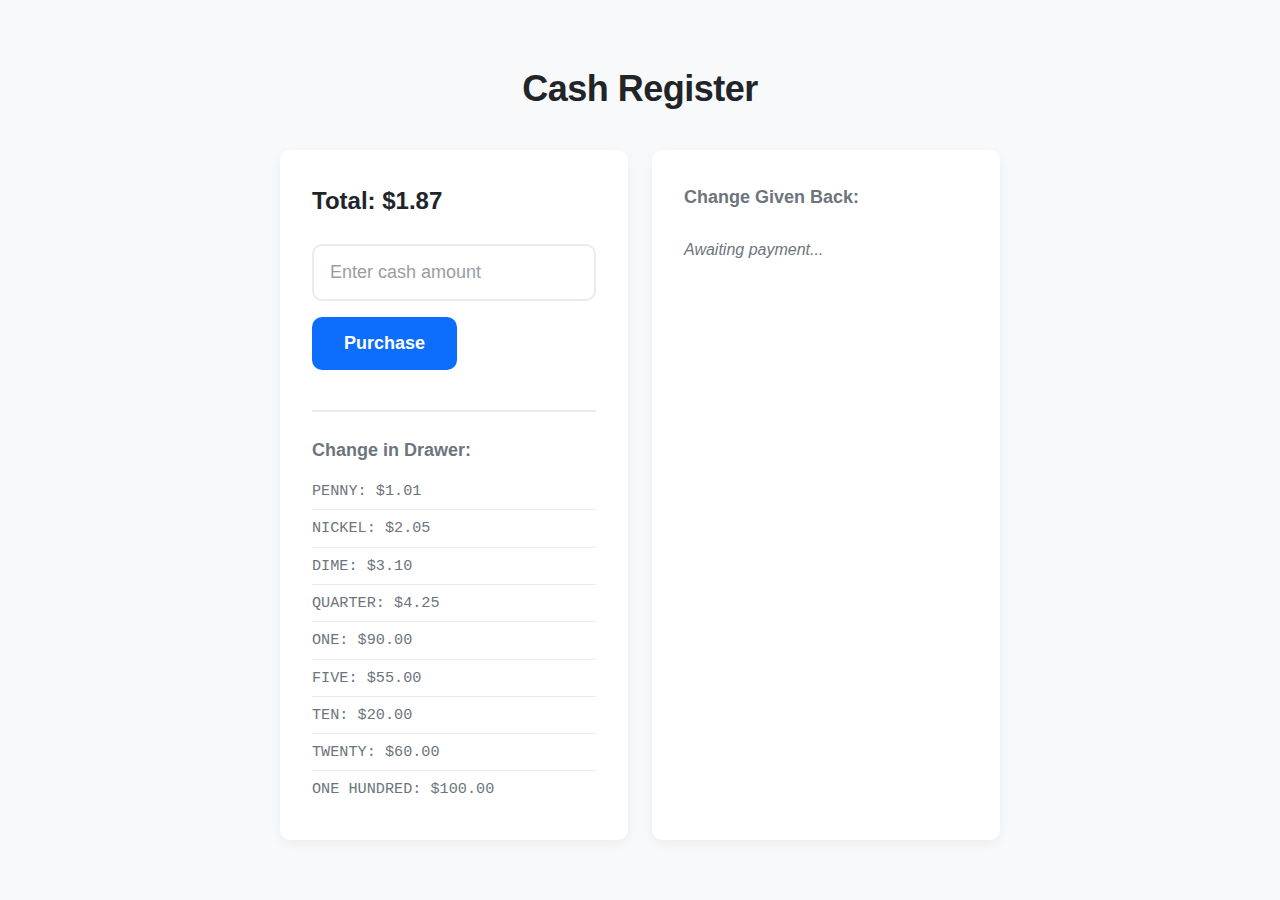
<file: JavaScript_Algorithms_and_Data_Structures/Build_a_Cash_Register_Project/index.html>
<!DOCTYPE html>
<html lang="en">
  <head>
    <meta charset="utf-8" />
    <meta name="viewport" content="width=device-width, initial-scale=1.0" />
    <title>Cash Register</title>
    <link rel="stylesheet" href="styles.css" />
  </head>
  <body>
    <h1>Cash Register</h1>
    <div id="payment-container">
      <div id="input-container">
        <h3 id="total">Total:</h3>
        <label for="cash" class="sr-only">Cash amount</label>
        <input
          id="cash"
          type="number"
          placeholder="Enter cash amount"
          step="0.01"
          min="0"
        />
        <button id="purchase-btn">Purchase</button>
        <div id="money-in-register">
          <h3>Change in Drawer:</h3>
        </div>
      </div>
      <div id="change-due">
        <h3>Change Given Back:</h3>
        <div id="status"></div>
      </div>
    </div>
    <script src="script.js"></script>
  </body>
</html>
</file>
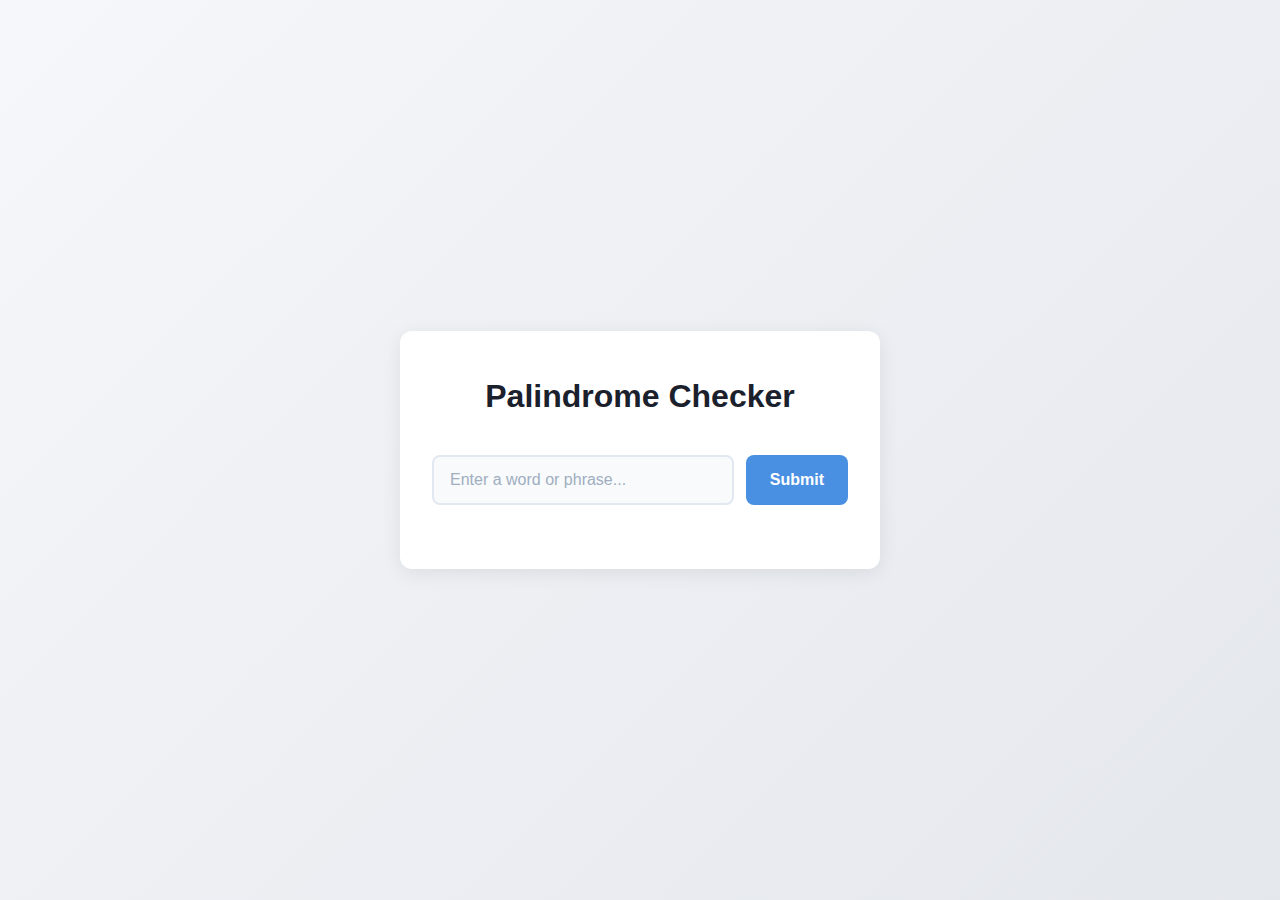
<file: JavaScript_Algorithms_and_Data_Structures/Build_a_Palindrome_Checker_Project/index.html>
<!DOCTYPE html>
<html lang="en">
  <head>
    <meta charset="utf-8" />
    <meta name="viewport" content="width=device-width, initial-scale=1.0" />
    <title>Palindrome Checker</title>
    <link rel="stylesheet" href="styles.css" />
  </head>
  <body>
    <main class="container">
      <h1>Palindrome Checker</h1>
      <div class="input-group">
        <label for="text-input" class="sr-only">Enter text to check</label>
        <input
          id="text-input"
          type="text"
          placeholder="Enter a word or phrase..."
          autocomplete="off"
        />
        <button id="check-btn">Submit</button>
      </div>
      <span id="result" role="status" aria-live="polite"></span>
    </main>
  </body>
  <script src="script.js"></script>
</html>
</file>
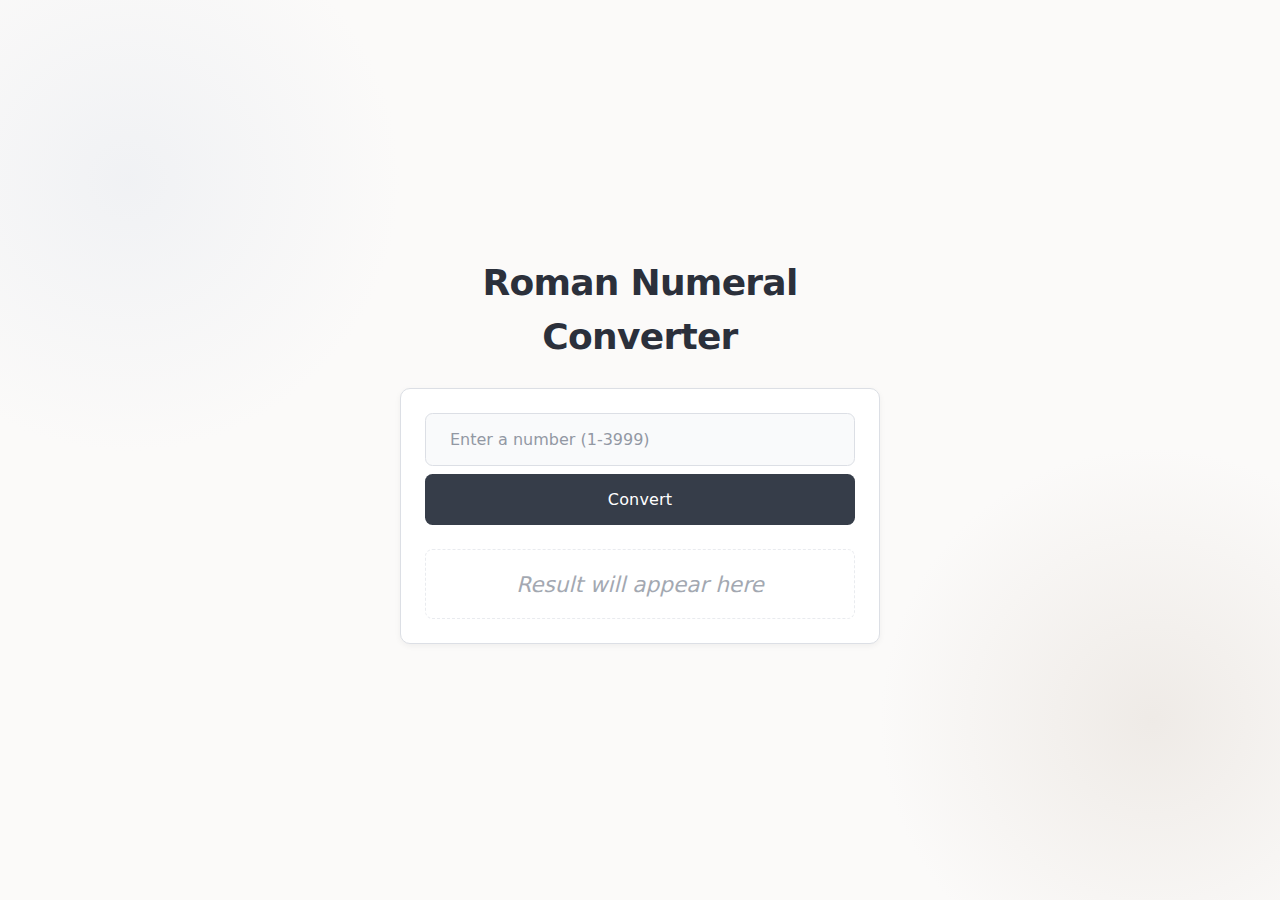
<file: JavaScript_Algorithms_and_Data_Structures/Build_a_Roman_Numeral_Converter_Project/index.html>
<!DOCTYPE html>
<html lang="en">
  <head>
    <meta charset="utf-8" />
    <meta name="viewport" content="width=device-width, initial-scale=1" />
    <title>Roman Numeral Converter</title>
    <link rel="stylesheet" href="styles.css" />
  </head>
  <body>
    <main class="container">
      <h1>Roman Numeral Converter</h1>
      <div class="converter">
        <input
          id="number"
          type="number"
          placeholder="Enter a number (1-3999)"
          autocomplete="off"
        />
        <button id="convert-btn">Convert</button>
        <div id="output" aria-live="polite"></div>
      </div>
    </main>
    <script src="script.js"></script>
  </body>
</html>
</file>
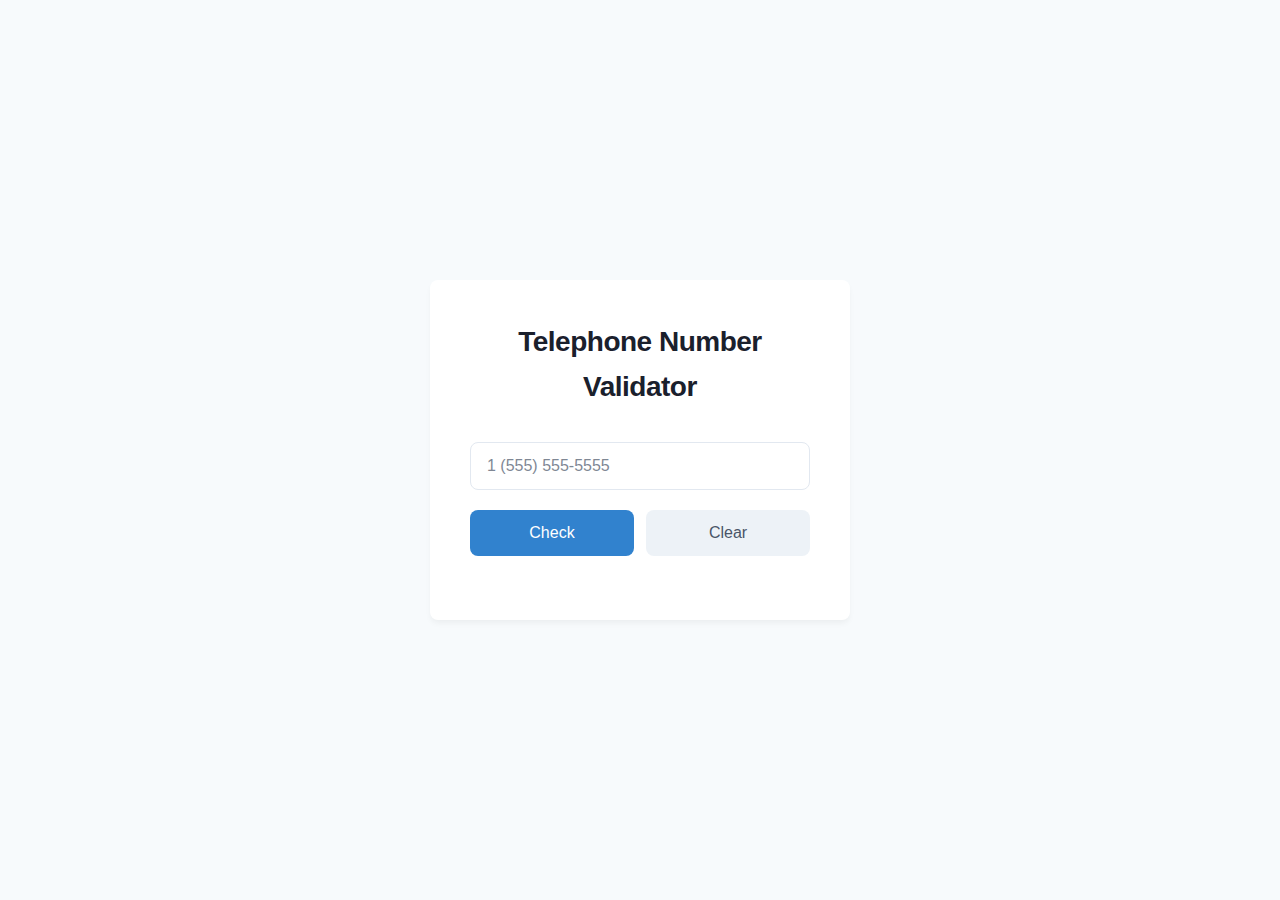
<file: JavaScript_Algorithms_and_Data_Structures/Build_a_Telephone_Number_Validator_Project/index.html>
<!DOCTYPE html>
<html lang="en">
  <head>
    <meta charset="utf-8" />
    <meta name="viewport" content="width=device-width, initial-scale=1.0" />
    <title>Telephone Number Validator</title>
    <link rel="stylesheet" href="styles.css" />
  </head>
  <body>
    <main class="container">
      <h1>Telephone Number Validator</h1>

      <label for="user-input" class="visually-hidden">Phone number</label>
      <input
        id="user-input"
        type="tel"
        placeholder="1 (555) 555-5555"
        autocomplete="tel"
      />

      <div class="button-group">
        <button id="check-btn" type="button">Check</button>
        <button id="clear-btn" type="button">Clear</button>
      </div>

      <div id="results-div" role="status" aria-live="polite"></div>
    </main>

    <script src="script.js"></script>
  </body>
</html>
</file>
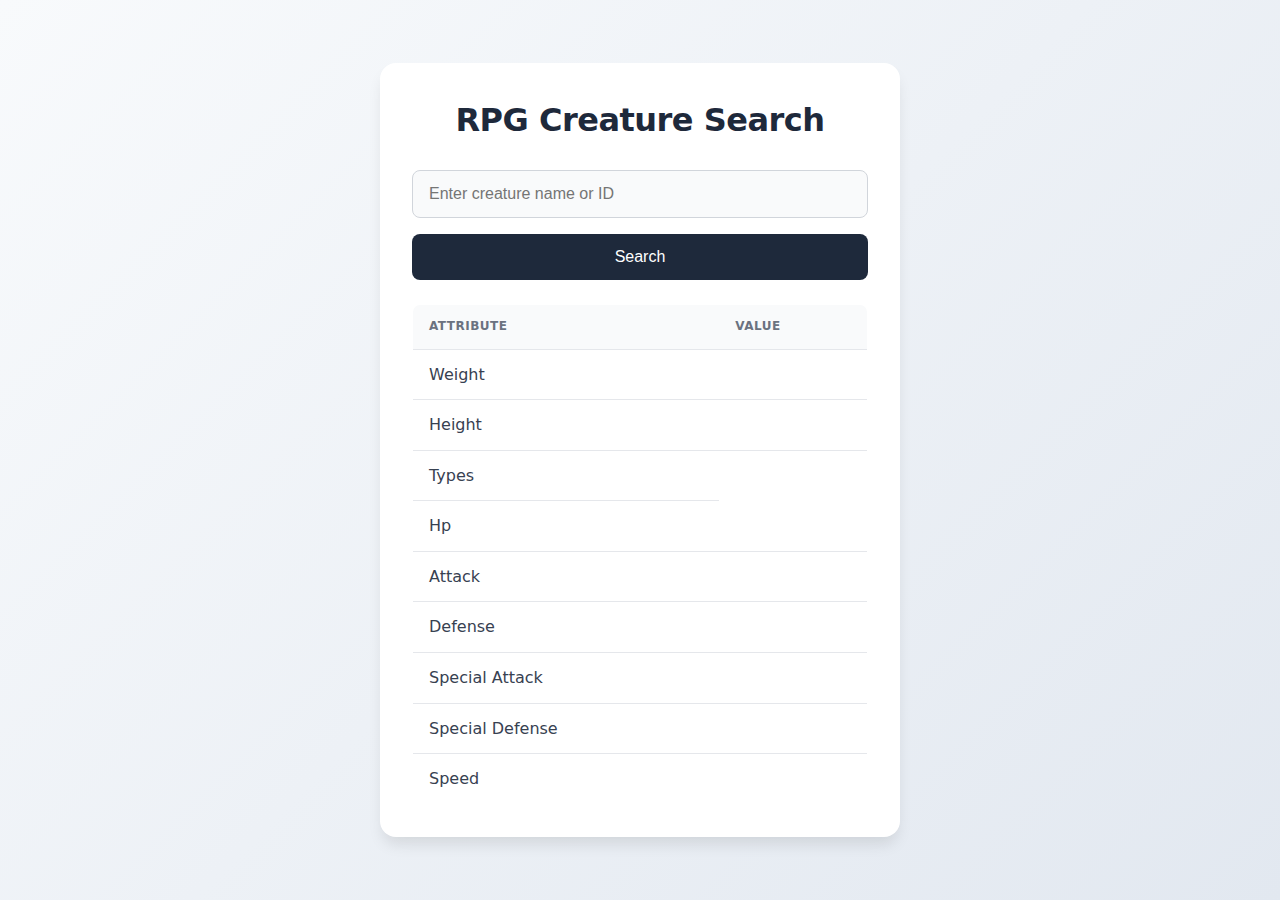
<file: JavaScript_Algorithms_and_Data_Structures/Build_an_RPG_Creature_Search_App_Project/index.html>
<!DOCTYPE html>
<html lang="en">
  <head>
    <meta charset="utf-8" />
    <meta name="viewport" content="width=device-width, initial-scale=1.0" />
    <title>RPG Creature Search</title>
    <link rel="stylesheet" href="styles.css" />
  </head>
  <body>
    <div class="main-container">
      <h1>RPG Creature Search</h1>
      <input
        type="text"
        id="search-input"
        placeholder="Enter creature name or ID"
        required
      />
      <button type="button" id="search-button">Search</button>
      <h2 id="creature-id"></h2>
      <h2 id="creature-name"></h2>
      <h3 id="creature-special"></h3>
      <table>
        <tr>
          <th>Attribute</th>
          <th>Value</th>
        </tr>
        <tr>
          <td>Weight</td>
          <td id="weight"></td>
        </tr>
        <tr>
          <td>Height</td>
          <td id="height"></td>
        </tr>
        <tr>
          <td>Types</td>
          <td id="types"></td>
        </tr>
        <tr>
          <td>Hp</td>
          <td id="hp"></td>
        </tr>
        <tr>
          <td>Attack</td>
          <td id="attack"></td>
        </tr>
        <tr>
          <td>Defense</td>
          <td id="defense"></td>
        </tr>
        <tr>
          <td>Special Attack</td>
          <td id="special-attack"></td>
        </tr>
        <tr>
          <td>Special Defense</td>
          <td id="special-defense"></td>
        </tr>
        <tr>
          <td>Speed</td>
          <td id="speed"></td>
        </tr>
      </table>
    </div>
    <script src="script.js"></script>
  </body>
</html>
</file>
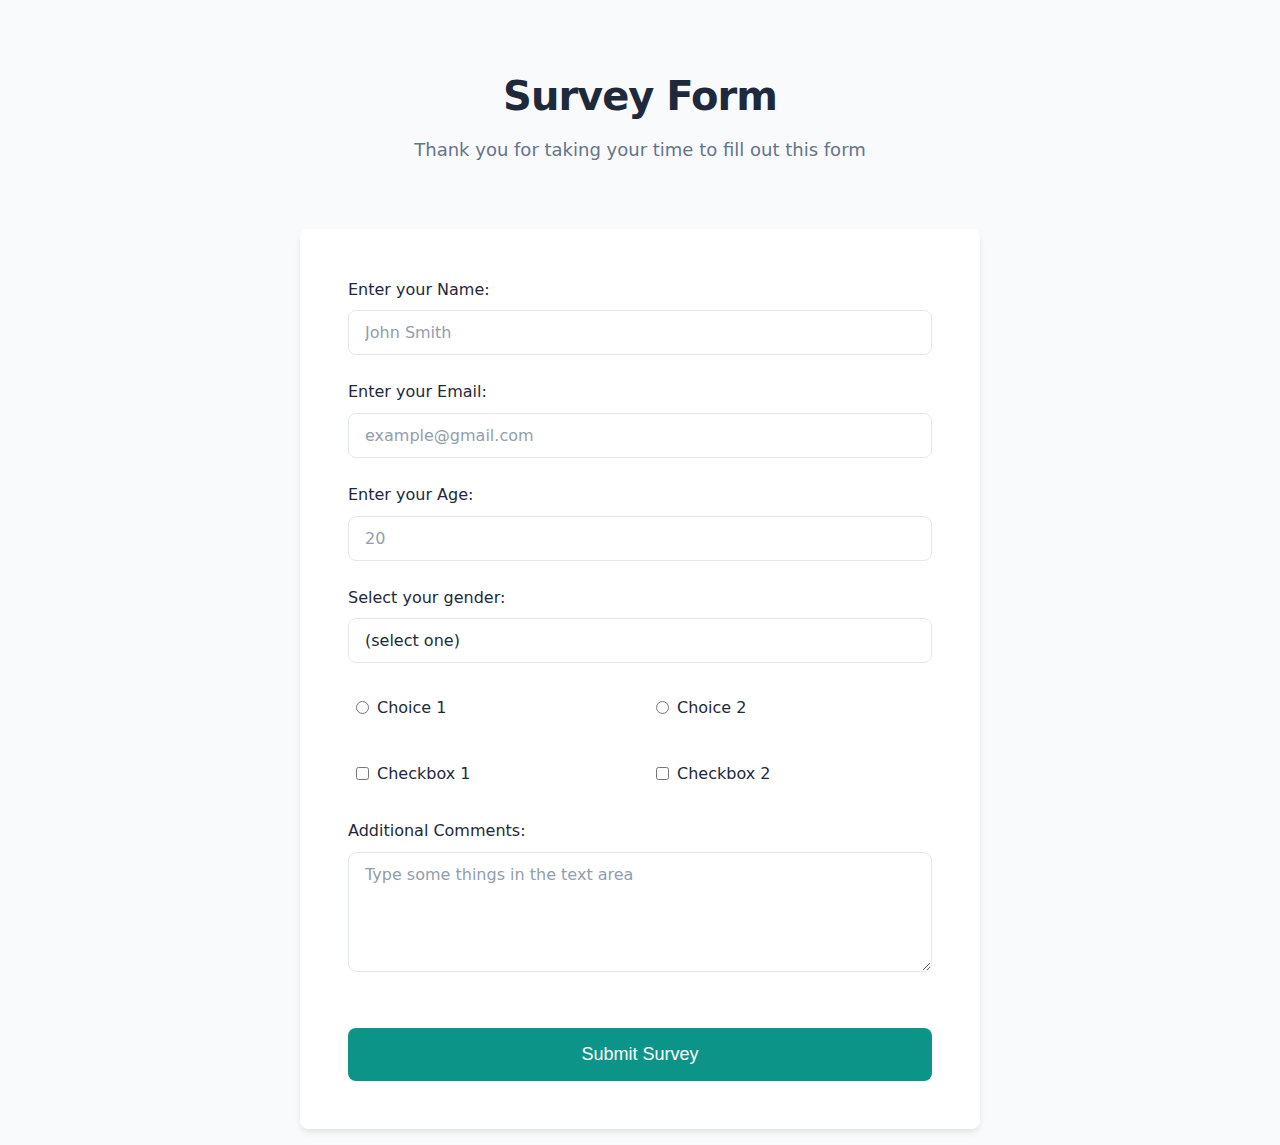
<file: Responsive_Web_Design/Survey_Form/index.html>
<!DOCTYPE html>
<html lang="en">
  <head>
    <title>Survey Form</title>
    <meta charset="utf-8" />
    <meta name="viewport" content="width=device-width, initial-scale=1" />
    <link rel="stylesheet" href="styles.css" />
  </head>
  <body>
    <main>
      <h1 id="title">Survey Form</h1>
      <p id="description">
        Thank you for taking your time to fill out this form
      </p>
    </main>
    <section>
      <div class="form-container">
        <form id="survey-form">
          <div class="form-group">
            <label for="name" id="name-label">Enter your Name:</label>
            <input id="name" type="text" placeholder="John Smith" required />
          </div>

          <div class="form-group">
            <label for="email" id="email-label">Enter your Email:</label>
            <input
              id="email"
              type="email"
              placeholder="example@gmail.com"
              required
            />
          </div>

          <div class="form-group">
            <label for="number" id="number-label">Enter your Age:</label>
            <input
              id="number"
              type="number"
              min="1"
              max="120"
              placeholder="20"
            />
          </div>

          <div class="form-group">
            <label for="dropdown">Select your gender:</label>
            <select id="dropdown" required>
              <option value="">(select one)</option>
              <option value="1">Male</option>
              <option value="2">Female</option>
            </select>
          </div>

          <fieldset class="option-group">
            <legend class="visually-hidden">Radio Choices</legend>
            <div class="radio-group">
              <label class="choice-label">
                <input type="radio" name="radio-choices" value="1" required />
                <span>Choice 1</span>
              </label>
              <label class="choice-label">
                <input type="radio" name="radio-choices" value="2" />
                <span>Choice 2</span>
              </label>
            </div>
          </fieldset>

          <fieldset class="option-group">
            <legend class="visually-hidden">Checkbox Options</legend>
            <div class="checkbox-group">
              <label class="choice-label">
                <input type="checkbox" value="Check1" />
                <span>Checkbox 1</span>
              </label>
              <label class="choice-label">
                <input type="checkbox" value="Check2" />
                <span>Checkbox 2</span>
              </label>
            </div>
          </fieldset>

          <div class="form-group">
            <label for="additional-comments">Additional Comments:</label>
            <textarea
              id="additional-comments"
              name="additional-comments"
              placeholder="Type some things in the text area"
              rows="4"
            ></textarea>
          </div>

          <button type="submit" id="submit">Submit Survey</button>
        </form>
      </div>
    </section>
  </body>
</html>
</file>
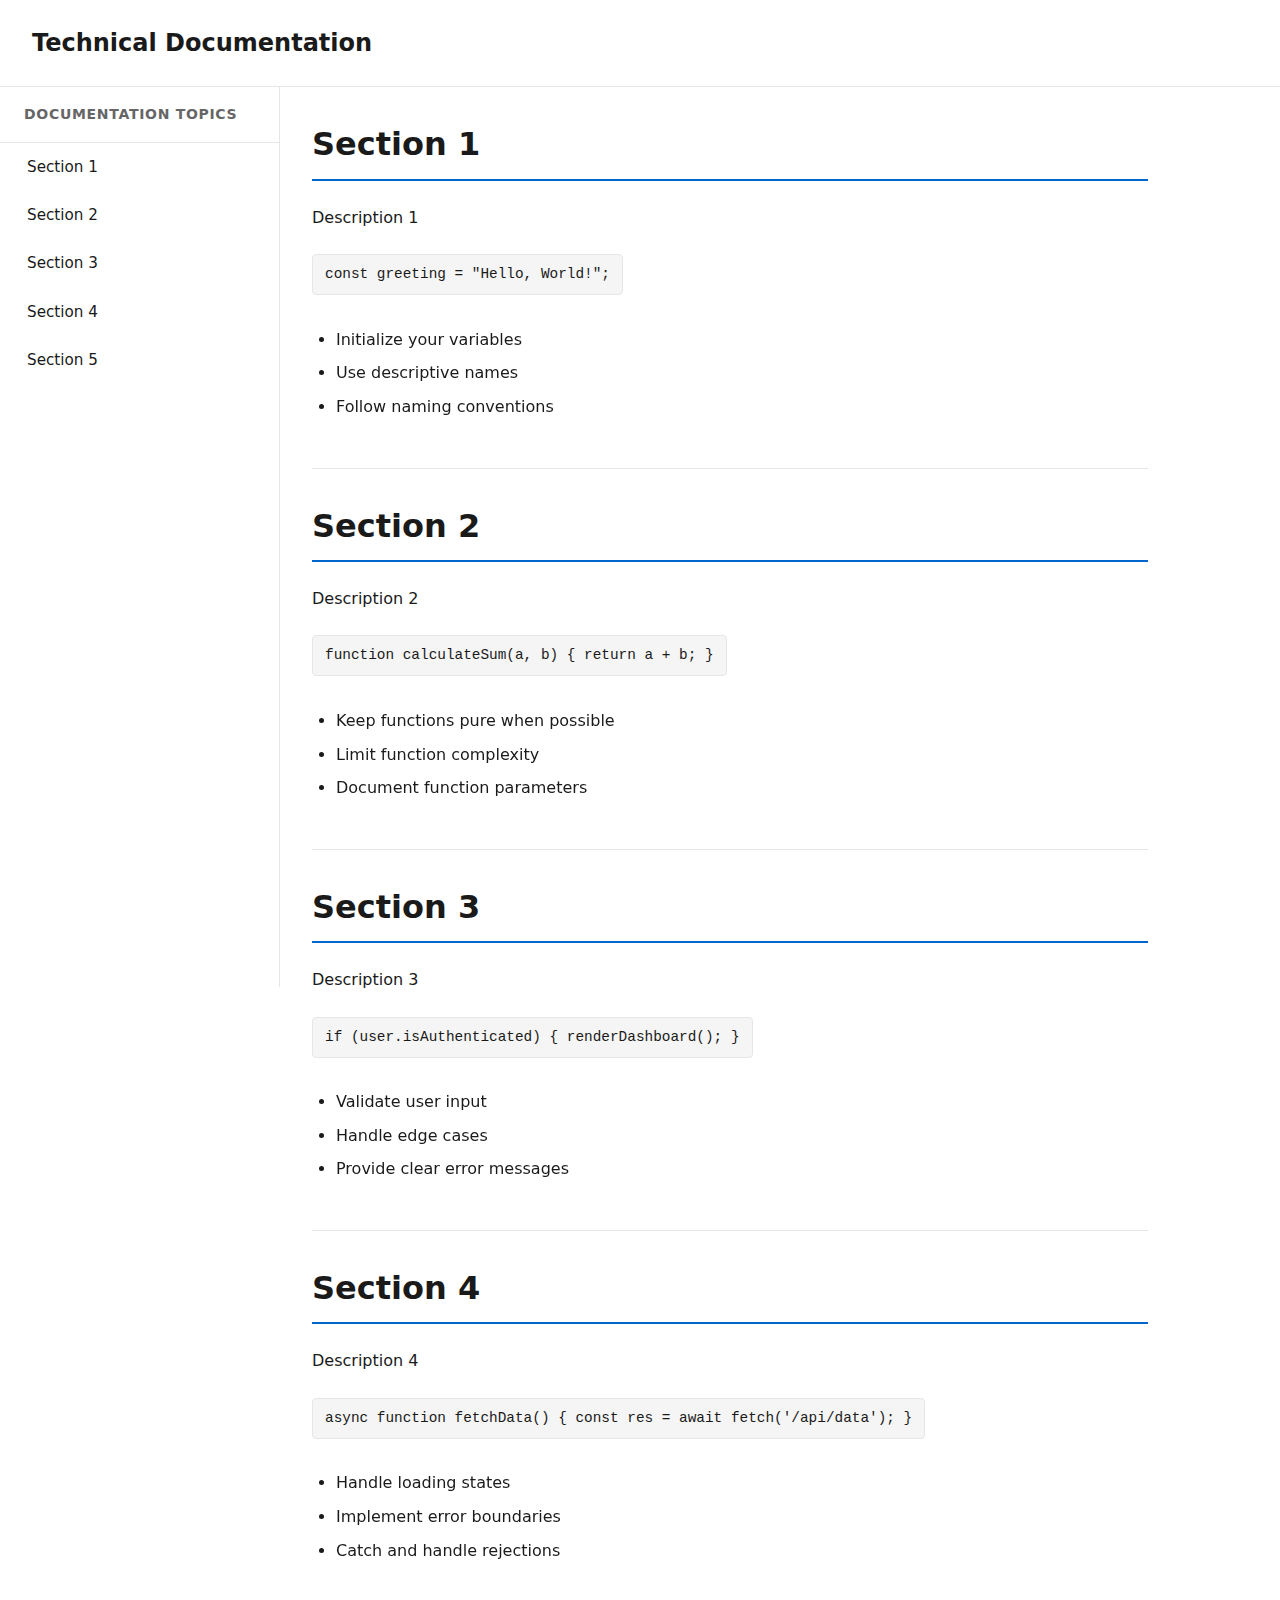
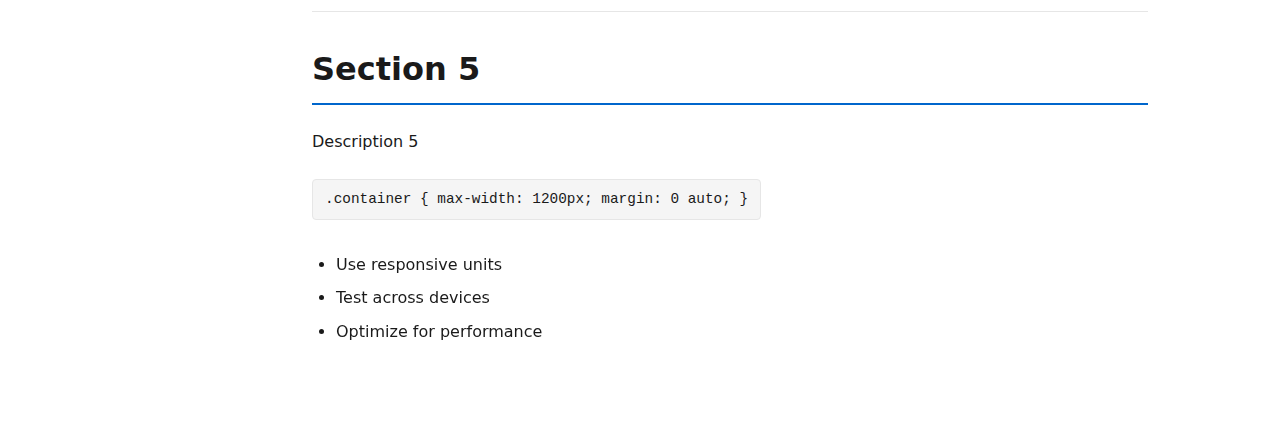
<file: Responsive_Web_Design/Technical_Documentation_Page/index.html>
<!DOCTYPE html>
<html lang="en">
  <head>
    <meta charset="UTF-8" />
    <meta name="viewport" content="width=device-width, initial-scale=1.0" />
    <title>Technical Docs</title>
    <link rel="stylesheet" href="styles.css" />
  </head>
  <body>
    <h1>Technical Documentation</h1>
    <nav id="navbar">
      <header>Documentation Topics</header>
      <ul>
        <li><a class="nav-link" href="#Section_1">Section 1</a></li>
        <li><a class="nav-link" href="#Section_2">Section 2</a></li>
        <li><a class="nav-link" href="#Section_3">Section 3</a></li>
        <li><a class="nav-link" href="#Section_4">Section 4</a></li>
        <li><a class="nav-link" href="#Section_5">Section 5</a></li>
      </ul>
    </nav>
    <main id="main-doc">
      <section class="main-section" id="Section_1">
        <header>Section 1</header>
        <p>Description 1</p>
        <p><code>const greeting = "Hello, World!";</code></p>
        <ul>
          <li>Initialize your variables</li>
          <li>Use descriptive names</li>
          <li>Follow naming conventions</li>
        </ul>
      </section>
      <section class="main-section" id="Section_2">
        <header>Section 2</header>
        <p>Description 2</p>
        <p><code>function calculateSum(a, b) { return a + b; }</code></p>
        <ul>
          <li>Keep functions pure when possible</li>
          <li>Limit function complexity</li>
          <li>Document function parameters</li>
        </ul>
      </section>
      <section class="main-section" id="Section_3">
        <header>Section 3</header>
        <p>Description 3</p>
        <p><code>if (user.isAuthenticated) { renderDashboard(); }</code></p>
        <ul>
          <li>Validate user input</li>
          <li>Handle edge cases</li>
          <li>Provide clear error messages</li>
        </ul>
      </section>
      <section class="main-section" id="Section_4">
        <header>Section 4</header>
        <p>Description 4</p>
        <p>
          <code
            >async function fetchData() { const res = await fetch('/api/data');
            }</code
          >
        </p>
        <ul>
          <li>Handle loading states</li>
          <li>Implement error boundaries</li>
          <li>Catch and handle rejections</li>
        </ul>
      </section>
      <section class="main-section" id="Section_5">
        <header>Section 5</header>
        <p>Description 5</p>
        <p><code>.container { max-width: 1200px; margin: 0 auto; }</code></p>
        <ul>
          <li>Use responsive units</li>
          <li>Test across devices</li>
          <li>Optimize for performance</li>
        </ul>
      </section>
    </main>
  </body>
</html>
</file>
<file: JavaScript_Algorithms_and_Data_Structures/Build_a_Cash_Register_Project/styles.css>
:root {
  --font-sans: -apple-system, BlinkMacSystemFont, "Segoe UI", Roboto, Oxygen,
    Ubuntu, Cantarell, "Helvetica Neue", sans-serif;
  --font-mono: "SF Mono", Monaco, "Cascadia Code", "Roboto Mono", Consolas,
    "Courier New", monospace;

  --color-bg: #f8f9fa;
  --color-surface: #ffffff;
  --color-text: #212529;
  --color-text-muted: #6c757d;
  --color-border: #e9ecef;
  --color-accent: #0d6efd;
  --color-accent-hover: #0b5ed7;
  --color-success: #198754;
  --color-error: #dc3545;

  --spacing-unit: 8px;
  --radius: 10px;
  --shadow: 0 4px 12px rgba(0, 0, 0, 0.05);
  --shadow-hover: 0 6px 16px rgba(0, 0, 0, 0.08);
  --transition: all 200ms cubic-bezier(0.4, 0, 0.2, 1);
}

*,
*::before,
*::after {
  box-sizing: border-box;
}

body {
  margin: 0;
  font-family: var(--font-sans);
  background: var(--color-bg);
  color: var(--color-text);
  line-height: 1.6;
  padding: calc(var(--spacing-unit) * 4);
  min-height: 100vh;
  display: flex;
  flex-direction: column;
  align-items: center;
  justify-content: center;
}

.sr-only {
  position: absolute;
  width: 1px;
  height: 1px;
  padding: 0;
  margin: -1px;
  overflow: hidden;
  clip: rect(0, 0, 0, 0);
  white-space: nowrap;
  border-width: 0;
}

h1 {
  font-size: 2.25rem;
  font-weight: 700;
  margin: 0 0 calc(var(--spacing-unit) * 4) 0;
  text-align: center;
  letter-spacing: -0.5px;
}

h3 {
  font-size: 1.125rem;
  font-weight: 600;
  margin: 0 0 var(--spacing-unit) 0;
  color: var(--color-text-muted);
}

#total {
  color: var(--color-text);
  font-size: 1.5rem;
}

#payment-container {
  display: flex;
  flex-direction: column;
  gap: calc(var(--spacing-unit) * 3);
  width: 100%;
  max-width: 720px;
  animation: fadeIn 400ms ease;
}

@media (min-width: 640px) {
  #payment-container {
    flex-direction: row;
  }
}

#input-container,
#change-due {
  background: var(--color-surface);
  padding: calc(var(--spacing-unit) * 4);
  border-radius: var(--radius);
  box-shadow: var(--shadow);
  display: flex;
  flex-direction: column;
  gap: calc(var(--spacing-unit) * 2);
  flex: 1;
  min-width: 0;
}

#cash {
  width: 100%;
  padding: calc(var(--spacing-unit) * 2);
  font-size: 1.125rem;
  border: 2px solid var(--color-border);
  border-radius: var(--radius);
  transition: var(--transition);
}

#cash:focus {
  outline: none;
  border-color: var(--color-accent);
  box-shadow: 0 0 0 3px rgba(13, 110, 253, 0.1);
}

#cash::placeholder {
  color: var(--color-text-muted);
  opacity: 0.7;
}

#purchase-btn {
  background: var(--color-accent);
  color: white;
  border: none;
  padding: calc(var(--spacing-unit) * 2) calc(var(--spacing-unit) * 4);
  font-size: 1.125rem;
  font-weight: 600;
  border-radius: var(--radius);
  cursor: pointer;
  transition: var(--transition);
  align-self: stretch;
}

@media (min-width: 640px) {
  #purchase-btn {
    align-self: flex-start;
  }
}

#purchase-btn:hover {
  background: var(--color-accent-hover);
  box-shadow: var(--shadow-hover);
  transform: translateY(-2px);
}

#purchase-btn:active {
  transform: translateY(0);
}

#purchase-btn:focus-visible {
  outline: 3px solid var(--color-accent);
  outline-offset: 2px;
}

#money-in-register {
  margin-top: calc(var(--spacing-unit) * 3);
  padding-top: calc(var(--spacing-unit) * 3);
  border-top: 2px solid var(--color-border);
}

#money-in-register div {
  font-family: var(--font-mono);
  font-size: 0.95rem;
  color: var(--color-text-muted);
  padding: calc(var(--spacing-unit) * 0.75) 0;
  display: flex;
  justify-content: space-between;
  border-bottom: 1px solid var(--color-border);
}

#money-in-register div:last-child {
  border-bottom: none;
}

#change-due {
  min-height: 200px;
  font-size: 1rem;
  line-height: 1.7;
  font-weight: 500;
}

#status:empty::after {
  content: "Awaiting payment...";
  color: var(--color-text-muted);
  font-style: italic;
}

#change-due:not(:has(h3)) {
  padding-top: calc(var(--spacing-unit) * 2);
}

@keyframes fadeIn {
  from {
    opacity: 0;
    transform: translateY(10px);
  }
  to {
    opacity: 1;
    transform: translateY(0);
  }
}

#change-due {
  animation: fadeIn 300ms ease;
}
</file>
<file: JavaScript_Algorithms_and_Data_Structures/Build_a_Palindrome_Checker_Project/styles.css>
*,
*::before,
*::after {
  box-sizing: border-box;
}

body {
  margin: 0;
  padding: 1.5rem;
  font-family: -apple-system, BlinkMacSystemFont, "Segoe UI", Roboto, Oxygen,
    Ubuntu, Cantarell, "Helvetica Neue", sans-serif;
  min-height: 100vh;
  display: grid;
  place-items: center;
  background: linear-gradient(135deg, #f5f7fa 0%, #e4e7ec 100%);
  color: #2d3748;
  line-height: 1.6;
}

.container {
  width: 100%;
  max-width: 480px;
  background: #ffffff;
  padding: 2.5rem 2rem;
  border-radius: 12px;
  box-shadow: 0 4px 20px rgba(0, 0, 0, 0.08);
}

h1 {
  font-size: 2rem;
  font-weight: 700;
  text-align: center;
  margin: 0 0 2rem 0;
  color: #1a202c;
}

.input-group {
  display: flex;
  gap: 0.75rem;
  margin-bottom: 1.5rem;
}

#text-input {
  flex: 1;
  padding: 0.875rem 1rem;
  font-size: 1rem;
  border: 2px solid #e2e8f0;
  border-radius: 8px;
  transition: all 0.2s ease;
  background: #f8fafc;
  color: #2d3748;
}

#text-input::placeholder {
  color: #a0aec0;
}

#text-input:hover {
  border-color: #cbd5e0;
}

#text-input:focus {
  outline: none;
  border-color: #4a90e2;
  box-shadow: 0 0 0 3px rgba(74, 144, 226, 0.15);
  background: white;
}

#check-btn {
  padding: 0.875rem 1.5rem;
  font-size: 1rem;
  font-weight: 600;
  color: white;
  background: #4a90e2;
  border: none;
  border-radius: 8px;
  cursor: pointer;
  transition: all 0.2s ease;
  white-space: nowrap;
}

#check-btn:hover {
  background: #3a7bd5;
  transform: translateY(-1px);
  box-shadow: 0 4px 12px rgba(74, 144, 226, 0.25);
}

#check-btn:active {
  transform: translateY(0);
}

#check-btn:focus {
  outline: none;
  box-shadow: 0 0 0 3px rgba(74, 144, 226, 0.3);
}

#result {
  display: block;
  text-align: center;
  font-size: 1.125rem;
  font-weight: 500;
  padding: 1rem;
  border-radius: 8px;
  min-height: 3.5rem;
  transition: all 0.3s ease;
  background: #f7fafc;
  color: #4a5568;
}

#result:empty {
  display: none;
}

.sr-only {
  position: absolute;
  width: 1px;
  height: 1px;
  padding: 0;
  margin: -1px;
  overflow: hidden;
  clip: rect(0, 0, 0, 0);
  white-space: nowrap;
  border-width: 0;
}

@media (max-width: 600px) {
  body {
    padding: 1rem;
  }

  .container {
    padding: 2rem 1.5rem;
  }

  h1 {
    font-size: 1.5rem;
    margin-bottom: 1.5rem;
  }

  .input-group {
    flex-direction: column;
  }

  #check-btn {
    width: 100%;
  }
}
</file>
<file: JavaScript_Algorithms_and_Data_Structures/Build_a_Roman_Numeral_Converter_Project/styles.css>
:root {
  --bg-primary: hsl(30 20% 98%);
  --bg-card: hsl(0 0% 100%);
  --text-primary: hsl(220 15% 20%);
  --text-secondary: hsl(220 10% 45%);
  --border-color: hsl(220 15% 88%);
  --accent-color: hsl(220 15% 25%);
  --focus-ring: hsl(220 80% 65% / 0.3);
  --error-color: hsl(0 60% 50%);

  --space-xs: 0.5rem;
  --space-sm: 1rem;
  --space-md: 1.5rem;
  --space-lg: 2.5rem;

  --font-sans: system-ui, -apple-system, "Segoe UI", Roboto, "Helvetica Neue",
    Arial, sans-serif;
  --font-mono: "SF Mono", Monaco, "Cascadia Code", "Roboto Mono", Consolas,
    monospace;

  --shadow-sm: 0 2px 6px hsl(220 15% 10% / 0.05);
  --shadow-md: 0 4px 12px hsl(220 15% 10% / 0.08);
  --radius: 10px;
  --transition: all 0.18s cubic-bezier(0.4, 0, 0.2, 1);
}

*,
*::before,
*::after {
  box-sizing: border-box;
  margin: 0;
}

html {
  font-size: 16px;
}

body {
  min-height: 100vh;
  display: grid;
  place-items: center;
  padding: var(--space-sm);
  font-family: var(--font-sans);
  color: var(--text-primary);
  line-height: 1.5;
  background: radial-gradient(
      circle at 10% 20%,
      hsl(220 15% 95%) 0%,
      transparent 20%
    ),
    radial-gradient(circle at 90% 80%, hsl(30 20% 92%) 0%, transparent 20%),
    var(--bg-primary);
}

.container {
  width: 100%;
  max-width: 480px;
}

h1 {
  font-size: clamp(1.5rem, 4vw, 2.25rem);
  font-weight: 550;
  letter-spacing: -0.02em;
  text-align: center;
  margin-bottom: var(--space-md);
  color: var(--text-primary);
}

.converter {
  background: var(--bg-card);
  border: 1px solid var(--border-color);
  border-radius: var(--radius);
  padding: var(--space-md);
  box-shadow: var(--shadow-sm);
  transition: var(--transition);
}

.converter:focus-within {
  box-shadow: var(--shadow-md);
  border-color: hsl(220 15% 80%);
}

#number {
  width: 100%;
  padding: var(--space-sm) var(--space-md);
  font-size: 1rem;
  font-family: var(--font-sans);
  color: var(--text-primary);
  background: hsl(220 15% 98%);
  border: 1px solid var(--border-color);
  border-radius: calc(var(--radius) * 0.75);
  transition: var(--transition);
  appearance: none;
  -moz-appearance: textfield;
}

#number::placeholder {
  color: var(--text-secondary);
  opacity: 0.7;
}

#number:focus {
  outline: none;
  border-color: var(--accent-color);
  box-shadow: 0 0 0 3px var(--focus-ring);
  background: var(--bg-card);
}

#number:hover:not(:focus) {
  border-color: hsl(220 15% 75%);
}

#number::-webkit-outer-spin-button,
#number::-webkit-inner-spin-button {
  -webkit-appearance: none;
  margin: 0;
}

#convert-btn {
  width: 100%;
  margin-top: var(--space-xs);
  padding: var(--space-sm) var(--space-md);
  font-size: 1rem;
  font-weight: 500;
  font-family: var(--font-sans);
  color: var(--bg-card);
  background: var(--accent-color);
  border: none;
  border-radius: calc(var(--radius) * 0.75);
  cursor: pointer;
  transition: var(--transition);
  letter-spacing: 0.01em;
}

#convert-btn:hover {
  background: hsl(220 15% 15%);
  transform: translateY(-1px);
  box-shadow: 0 4px 8px hsl(220 15% 10% / 0.1);
}

#convert-btn:active {
  transform: translateY(0);
  box-shadow: none;
}

#convert-btn:focus-visible {
  outline: none;
  box-shadow: 0 0 0 3px var(--focus-ring);
}

#output {
  display: block;
  margin-top: var(--space-md);
  padding: var(--space-sm) var(--space-md);
  min-height: 3.5rem;
  font-size: clamp(1.125rem, 3vw, 1.5rem);
  font-family: var(--font-mono);
  font-weight: 500;
  text-align: center;
  color: var(--text-primary);
  background: hsl(220 15% 98%);
  border: 1px solid var(--border-color);
  border-radius: calc(var(--radius) * 0.75);
  transition: var(--transition);
  word-break: break-word;
}

#output:empty {
  opacity: 0.6;
  background: transparent;
  border: 1px dashed var(--border-color);
}

#output:empty::before {
  content: "Result will appear here";
  color: var(--text-secondary);
  font-style: italic;
  font-family: var(--font-sans);
  font-weight: 400;
  font-size: 0.9em;
}

#output:not(:empty) {
  animation: fadeIn 0.3s ease;
}

@keyframes fadeIn {
  from {
    opacity: 0;
    transform: translateY(4px);
  }
  to {
    opacity: 1;
    transform: translateY(0);
  }
}

#output:not(:empty) {
  color: var(--text-primary);
}

#output:not(:empty):not([data-error]) {
  font-size: clamp(1.5rem, 4vw, 2rem);
  letter-spacing: 0.05em;
  background: hsl(220 15% 95%);
}

@media (prefers-reduced-motion: reduce) {
  * {
    animation-duration: 0.01ms !important;
    animation-iteration-count: 1 !important;
    transition-duration: 0.01ms !important;
  }
}

@media (max-width: 600px) {
  body {
    padding: var(--space-xs);
  }

  .container {
    max-width: 100%;
  }

  .converter {
    padding: var(--space-sm);
  }

  h1 {
    margin-bottom: var(--space-sm);
  }
}
</file>
<file: JavaScript_Algorithms_and_Data_Structures/Build_a_Telephone_Number_Validator_Project/styles.css>
:root {
  --color-bg: #f7fafc;
  --color-surface: #ffffff;
  --color-text: #1a202c;
  --color-text-secondary: #4a5568;
  --color-border: #e2e8f0;
  --color-primary: #3182ce;
  --color-primary-hover: #2b6cb0;
  --color-secondary: #edf2f7;
  --color-secondary-hover: #e2e8f0;
  --shadow: 0 4px 6px -1px rgba(0, 0, 0, 0.05);
  --radius: 8px;
  --transition: all 0.2s cubic-bezier(0.4, 0, 0.2, 1);
}

* {
  box-sizing: border-box;
  margin: 0;
  padding: 0;
}

body {
  font-family: -apple-system, BlinkMacSystemFont, "Segoe UI", Roboto, Oxygen,
    Ubuntu, Cantarell, "Helvetica Neue", sans-serif;
  background-color: var(--color-bg);
  color: var(--color-text);
  line-height: 1.6;
  min-height: 100vh;
  display: flex;
  align-items: center;
  justify-content: center;
  padding: 1rem;
}

.container {
  background: var(--color-surface);
  border-radius: var(--radius);
  box-shadow: var(--shadow);
  padding: 2.5rem;
  width: 100%;
  max-width: 420px;
}

h1 {
  font-size: clamp(1.25rem, 5vw, 1.75rem);
  font-weight: 600;
  text-align: center;
  margin-bottom: 2rem;
  letter-spacing: -0.5px;
}

.visually-hidden {
  position: absolute;
  width: 1px;
  height: 1px;
  padding: 0;
  margin: -1px;
  overflow: hidden;
  clip: rect(0, 0, 0, 0);
  white-space: nowrap;
  border: 0;
}

#user-input {
  width: 100%;
  padding: 0.875rem 1rem;
  font-size: 1rem;
  border: 1px solid var(--color-border);
  border-radius: var(--radius);
  margin-bottom: 1.25rem;
  transition: var(--transition);
  background-color: var(--color-surface);
  color: var(--color-text);
}

#user-input::placeholder {
  color: var(--color-text-secondary);
  opacity: 0.7;
}

#user-input:focus {
  outline: none;
  border-color: var(--color-primary);
  box-shadow: 0 0 0 3px rgba(49, 130, 206, 0.15);
}

.button-group {
  display: flex;
  gap: 0.75rem;
  margin-bottom: 1.5rem;
}

button {
  flex: 1;
  padding: 0.875rem 1.5rem;
  font-size: 1rem;
  font-weight: 500;
  border: none;
  border-radius: var(--radius);
  cursor: pointer;
  transition: var(--transition);
  font-family: inherit;
}

#check-btn {
  background-color: var(--color-primary);
  color: white;
}

#check-btn:hover {
  background-color: var(--color-primary-hover);
  transform: translateY(-1px);
  box-shadow: 0 2px 4px rgba(0, 0, 0, 0.1);
}

#check-btn:active {
  transform: translateY(0);
  box-shadow: none;
}

#clear-btn {
  background-color: var(--color-secondary);
  color: var(--color-text-secondary);
}

#clear-btn:hover {
  background-color: var(--color-secondary-hover);
  transform: translateY(-1px);
  box-shadow: 0 2px 4px rgba(0, 0, 0, 0.1);
}

#clear-btn:active {
  transform: translateY(0);
  box-shadow: none;
}

#results-div {
  display: block;
  min-height: 2.5rem;
  padding: 0.875rem 1rem;
  border-radius: var(--radius);
  font-weight: 500;
  word-wrap: break-word;
  animation: fadeIn 0.3s ease;
}

#results-div:empty {
  display: none;
}

@keyframes fadeIn {
  from {
    opacity: 0;
    transform: translateY(-4px);
  }
  to {
    opacity: 1;
    transform: translateY(0);
  }
}

@media (max-width: 480px) {
  .container {
    padding: 1.75rem;
  }

  h1 {
    margin-bottom: 1.5rem;
  }

  .button-group {
    flex-direction: column;
  }

  button {
    width: 100%;
  }
}
</file>
<file: JavaScript_Algorithms_and_Data_Structures/Build_an_RPG_Creature_Search_App_Project/styles.css>
* {
  margin: 0;
  padding: 0;
  box-sizing: border-box;
}

body {
  font-family: system-ui, -apple-system, BlinkMacSystemFont, "Segoe UI", Roboto,
    sans-serif;
  background: linear-gradient(135deg, #f8fafc 0%, #e2e8f0 100%);
  min-height: 100vh;
  padding: 1.5rem;
  display: flex;
  justify-content: center;
  align-items: center;
  color: #334155;
  line-height: 1.6;
}

.main-container {
  display: flex;
  flex-direction: column;
  align-items: center;
  gap: 1rem;
  width: 100%;
  max-width: 520px;
  background: #ffffff;
  border-radius: 16px;
  padding: 2rem;
  box-shadow: 0 10px 15px -3px rgba(0, 0, 0, 0.1);
}

h1 {
  font-size: 2rem;
  font-weight: 700;
  text-align: center;
  margin-bottom: 0.5rem;
  color: #1e293b;
  letter-spacing: -0.5px;
}

#search-input {
  width: 100%;
  padding: 0.875rem 1rem;
  font-size: 1rem;
  border: 1px solid #d1d5db;
  border-radius: 8px;
  background: #f9fafb;
  transition: border-color 0.2s, box-shadow 0.2s;
}

#search-input:focus {
  outline: none;
  border-color: #6366f1;
  box-shadow: 0 0 0 3px rgba(99, 102, 241, 0.1);
}

#search-button {
  width: 100%;
  padding: 0.875rem 1.5rem;
  font-size: 1rem;
  font-weight: 500;
  color: white;
  background: #1e293b;
  border: none;
  border-radius: 8px;
  cursor: pointer;
  transition: background 0.2s, transform 0.1s;
  margin-bottom: 0.5rem;
}

#search-button:hover {
  background: #0f172a;
}

#search-button:active {
  transform: scale(0.98);
}

#search-button:focus-visible {
  outline: 2px solid #6366f1;
  outline-offset: 2px;
}

#creature-id,
#creature-name {
  font-size: 1.5rem;
  font-weight: 600;
  text-align: center;
  margin: 0.25rem 0;
}

#creature-id {
  color: #6b7280;
  font-size: 1.125rem;
}

#creature-name {
  color: #1e293b;
}

#creature-special {
  font-size: 0.95rem;
  color: #475569;
  background: #f1f5f9;
  padding: 1rem 1.25rem;
  border-radius: 8px;
  margin: 0.75rem 0;
  border-left: 4px solid #6366f1;
  line-height: 1.7;
  font-weight: 500;
}

#types {
  display: flex;
  flex-wrap: wrap;
  gap: 0.5rem;
  justify-content: center;
  margin: 0.75rem 0 1rem;
}

#types p {
  padding: 0.25rem 0.75rem;
  background: #e0e7ff;
  color: #4338ca;
  border-radius: 20px;
  font-size: 0.75rem;
  font-weight: 600;
  text-transform: uppercase;
  letter-spacing: 0.5px;
}

table {
  width: 100%;
  border-collapse: collapse;
  border-radius: 8px;
  overflow: hidden;
  border: 1px solid #e5e7eb;
}

th,
td {
  padding: 0.75rem 1rem;
  border-bottom: 1px solid #e5e7eb;
}

th {
  background: #f9fafb;
  font-weight: 600;
  font-size: 0.75rem;
  text-transform: uppercase;
  letter-spacing: 0.5px;
  color: #6b7280;
  text-align: left;
}

td {
  text-align: left;
}

td:last-child {
  text-align: right;
  font-weight: 600;
  color: #1e293b;
}

tr:last-child td {
  border-bottom: none;
}

tr:hover td {
  background: #f9fafb;
}

td:first-child {
  font-weight: 500;
  color: #374151;
}

@media (max-width: 640px) {
  body {
    padding: 1rem;
  }

  .main-container {
    padding: 1.5rem;
  }

  h1 {
    font-size: 1.75rem;
  }

  #creature-id,
  #creature-name {
    font-size: 1.25rem;
  }

  th,
  td {
    padding: 0.625rem 0.75rem;
  }
}

#creature-id:empty,
#creature-name:empty,
#creature-special:empty,
#types:empty {
  display: none;
}
</file>
<file: Responsive_Web_Design/Survey_Form/styles.css>
:root {
  --color-primary: #0d9488;
  --color-primary-light: #14b8a6;
  --color-bg: #f8fafc;
  --color-surface: #ffffff;
  --color-text: #1e293b;
  --color-text-secondary: #64748b;
  --color-border: #e2e8f0;
  --color-focus: #0d9488;
  --radius: 8px;
  --spacing-unit: 1rem;
  --transition: all 0.2s ease;
  --shadow-sm: 0 1px 2px 0 rgba(0, 0, 0, 0.05);
  --shadow-md: 0 4px 6px -1px rgba(0, 0, 0, 0.1);
}

* {
  margin: 0;
  padding: 0;
  box-sizing: border-box;
}

html {
  font-size: 16px;
}

body {
  font-family: system-ui, -apple-system, "Segoe UI", Roboto, "Helvetica Neue",
    Arial, sans-serif;
  line-height: 1.6;
  color: var(--color-text);
  background: var(--color-bg);
  text-align: center;
  padding: var(--spacing-unit);
}

main {
  max-width: 680px;
  margin: 0 auto var(--spacing-unit);
  padding: calc(var(--spacing-unit) * 2) 0;
}

#title {
  font-size: clamp(1.75rem, 4vw, 2.5rem);
  font-weight: 600;
  color: var(--color-text);
  margin-bottom: calc(var(--spacing-unit) * 0.5);
  letter-spacing: -0.025em;
}

#description {
  font-size: 1.125rem;
  color: var(--color-text-secondary);
  max-width: 60ch;
  margin: 0 auto;
}

.form-container {
  max-width: 680px;
  margin: 0 auto;
  background: var(--color-surface);
  border-radius: var(--radius);
  box-shadow: var(--shadow-md);
  padding: calc(var(--spacing-unit) * 2);
}

#survey-form {
  text-align: left;
}

.form-group {
  margin-bottom: calc(var(--spacing-unit) * 1.5);
}

label {
  display: block;
  font-weight: 500;
  margin-bottom: calc(var(--spacing-unit) * 0.5);
  color: var(--color-text);
  cursor: pointer;
}

input[type="text"],
input[type="email"],
input[type="number"],
select,
textarea {
  width: 100%;
  padding: 0.75rem 1rem;
  border: 1px solid var(--color-border);
  border-radius: var(--radius);
  font-family: inherit;
  font-size: 1rem;
  transition: var(--transition);
  background: var(--color-surface);
  color: var(--color-text);
}

input:focus,
select:focus,
textarea:focus {
  outline: none;
  border-color: var(--color-focus);
  box-shadow: 0 0 0 3px rgba(13, 148, 136, 0.15);
}

input::placeholder,
textarea::placeholder {
  color: var(--color-text-secondary);
  opacity: 0.7;
}

select {
  cursor: pointer;
  appearance: none;
  background-repeat: no-repeat;
  background-position: right 1rem center;
  background-size: 16px;
  padding-right: 2.5rem;
}

.option-group {
  border: none;
  margin: calc(var(--spacing-unit) * 1.5) 0;
}

.radio-group,
.checkbox-group {
  display: flex;
  flex-wrap: wrap;
  gap: calc(var(--spacing-unit) * 1);
}

.choice-label {
  display: flex;
  align-items: center;
  font-weight: normal;
  margin: 0;
  padding: 0.5rem;
  border-radius: var(--radius);
  transition: var(--transition);
  cursor: pointer;
  flex: 1;
  min-width: 120px;
}

.choice-label:hover {
  background: var(--color-bg);
}

.choice-label input {
  margin-right: 0.5rem;
  width: auto;
  accent-color: var(--color-primary);
}

textarea {
  resize: vertical;
  min-height: 120px;
}

button#submit {
  width: 100%;
  padding: 1rem 2rem;
  margin-top: calc(var(--spacing-unit) * 1.5);
  background: var(--color-primary);
  color: white;
  border: none;
  border-radius: var(--radius);
  font-size: 1.125rem;
  font-weight: 500;
  cursor: pointer;
  transition: var(--transition);
  box-shadow: var(--shadow-sm);
}

button#submit:hover {
  background: var(--color-primary-light);
  transform: translateY(-1px);
  box-shadow: var(--shadow-md);
}

button#submit:focus-visible {
  outline: 3px solid var(--color-focus);
  outline-offset: 2px;
}

.visually-hidden {
  position: absolute;
  width: 1px;
  height: 1px;
  padding: 0;
  margin: -1px;
  overflow: hidden;
  clip: rect(0, 0, 0, 0);
  white-space: nowrap;
  border-width: 0;
}

@media (max-width: 480px) {
  body {
    padding: 0.5rem;
  }

  .form-container {
    padding: 1.5rem;
    border-radius: 0;
    box-shadow: none;
  }

  .radio-group,
  .checkbox-group {
    flex-direction: column;
    gap: 0.25rem;
  }

  .choice-label {
    min-width: auto;
  }
}

@media (min-width: 768px) {
  .form-container {
    padding: calc(var(--spacing-unit) * 3);
  }

  main {
    padding: calc(var(--spacing-unit) * 3) 0;
  }
}
</file>
<file: Responsive_Web_Design/Technical_Documentation_Page/styles.css>
:root {
  --font-sans: system-ui, -apple-system, "Segoe UI", Roboto, "Helvetica Neue",
    Arial, sans-serif;
  --font-mono: "SF Mono", "Consolas", "Monaco", "Cascadia Code", monospace;

  --color-bg: #ffffff;
  --color-text: #1a1a1a;
  --color-text-light: #666666;
  --color-accent: #0066cc;
  --color-accent-light: #e6f0ff;
  --color-border: #e6e6e6;
  --color-border-hover: #b3b3b3;
  --color-code-bg: #f5f5f5;

  --spacing-unit: 1rem;
  --spacing-xs: calc(var(--spacing-unit) * 0.5);
  --spacing-sm: calc(var(--spacing-unit) * 0.75);
  --spacing-md: var(--spacing-unit);
  --spacing-lg: calc(var(--spacing-unit) * 1.5);
  --spacing-xl: calc(var(--spacing-unit) * 2);

  --transition-base: 150ms ease-in-out;
  --radius: 4px;
}

@media (prefers-color-scheme: dark) {
  :root {
    --color-bg: #0d0d0d;
    --color-text: #f0f0f0;
    --color-text-light: #a6a6a6;
    --color-accent: #4d94ff;
    --color-accent-light: #1a3d6d;
    --color-border: #262626;
    --color-border-hover: #4d4d4d;
    --color-code-bg: #1a1a1a;
  }
}

*,
*::before,
*::after {
  box-sizing: border-box;
}
html {
  scroll-behavior: smooth;
}
body {
  margin: 0;
  font-family: var(--font-sans);
  background: var(--color-bg);
  color: var(--color-text);
  line-height: 1.6;
  -webkit-font-smoothing: antialiased;
  -moz-osx-font-smoothing: grayscale;
}

h1 {
  position: sticky;
  top: 0;
  z-index: 10;
  margin: 0;
  padding: var(--spacing-md) var(--spacing-md);
  font-size: 1.25rem;
  font-weight: 600;
  background: var(--color-bg);
  border-bottom: 1px solid var(--color-border);
}

#navbar header {
  font-size: 0.875rem;
  font-weight: 600;
  text-transform: uppercase;
  letter-spacing: 0.05em;
  color: var(--color-text-light);
  padding: var(--spacing-md) var(--spacing-lg);
  border-bottom: 1px solid var(--color-border);
}

.main-section header {
  font-size: 2rem;
  font-weight: 700;
  margin: 0 0 var(--spacing-lg) 0;
  padding-bottom: var(--spacing-xs);
  border-bottom: 2px solid var(--color-accent);
  scroll-margin-top: var(--spacing-xl);
}

#navbar {
  position: sticky;
  top: 0;
  background: var(--color-bg);
  border-bottom: 1px solid var(--color-border);
  overflow-x: auto;
  -webkit-overflow-scrolling: touch;
}

#navbar ul {
  display: flex;
  margin: 0;
  padding: 0;
  list-style: none;
  min-width: max-content;
}

#navbar li {
  margin: 0;
}
#navbar a {
  display: block;
  padding: var(--spacing-sm) var(--spacing-lg);
  color: var(--color-text);
  text-decoration: none;
  font-size: 0.95rem;
  transition: background var(--transition-base), color var(--transition-base);
  border-bottom: 2px solid transparent;
  white-space: nowrap;
}

#navbar a:hover {
  background: var(--color-accent-light);
  color: var(--color-accent);
}

#navbar a:active {
  background: var(--color-accent);
  color: var(--color-bg);
}

#main-doc {
  padding: var(--spacing-lg) var(--spacing-md);
  max-width: 100%;
}

.main-section {
  margin-bottom: var(--spacing-xl);
  padding-bottom: var(--spacing-xl);
  border-bottom: 1px solid var(--color-border);
}

.main-section:last-child {
  border-bottom: none;
  margin-bottom: 0;
}

.main-section p {
  margin: var(--spacing-md) 0;
  color: var(--color-text);
}

.main-section ul {
  margin: var(--spacing-md) 0;
  padding-left: var(--spacing-lg);
}

.main-section li {
  margin: var(--spacing-xs) 0;
  position: relative;
}

code {
  font-family: var(--font-mono);
  font-size: 0.9em;
  background: var(--color-code-bg);
  padding: var(--spacing-xs) var(--spacing-sm);
  border-radius: var(--radius);
  border: 1px solid var(--color-border);
  display: inline-block;
  margin: var(--spacing-xs) 0;
  overflow-x: auto;
  max-width: 100%;
}

@media screen and (min-width: 768px) {
  body {
    display: grid;
    grid-template-columns: 280px 1fr;
    grid-template-rows: auto 1fr;
    min-height: 100vh;
  }

  h1 {
    grid-column: 1 / -1;
    padding: var(--spacing-lg) var(--spacing-xl);
    font-size: 1.5rem;
  }

  #navbar {
    position: sticky;
    top: 0;
    height: 100vh;
    border-right: 1px solid var(--color-border);
    border-bottom: none;
    overflow-y: auto;
    overflow-x: hidden;
  }

  #navbar ul {
    flex-direction: column;
    min-width: auto;
  }

  #navbar a {
    border-bottom: none;
    border-left: 3px solid transparent;
  }

  #navbar a:hover {
    border-left-color: var(--color-accent);
  }

  #main-doc {
    padding: var(--spacing-xl);
    max-width: 900px;
  }
}

@media (prefers-reduced-motion: reduce) {
  * {
    transition: none !important;
  }
  html {
    scroll-behavior: auto;
  }
}

a:focus-visible {
  outline: 2px solid var(--color-accent);
  outline-offset: 1px;
}

@media print {
  #navbar,
  h1 {
    display: none;
  }
  #main-doc {
    max-width: 100%;
    padding: 0;
  }
  .main-section {
    break-inside: avoid;
  }
}
</file>
